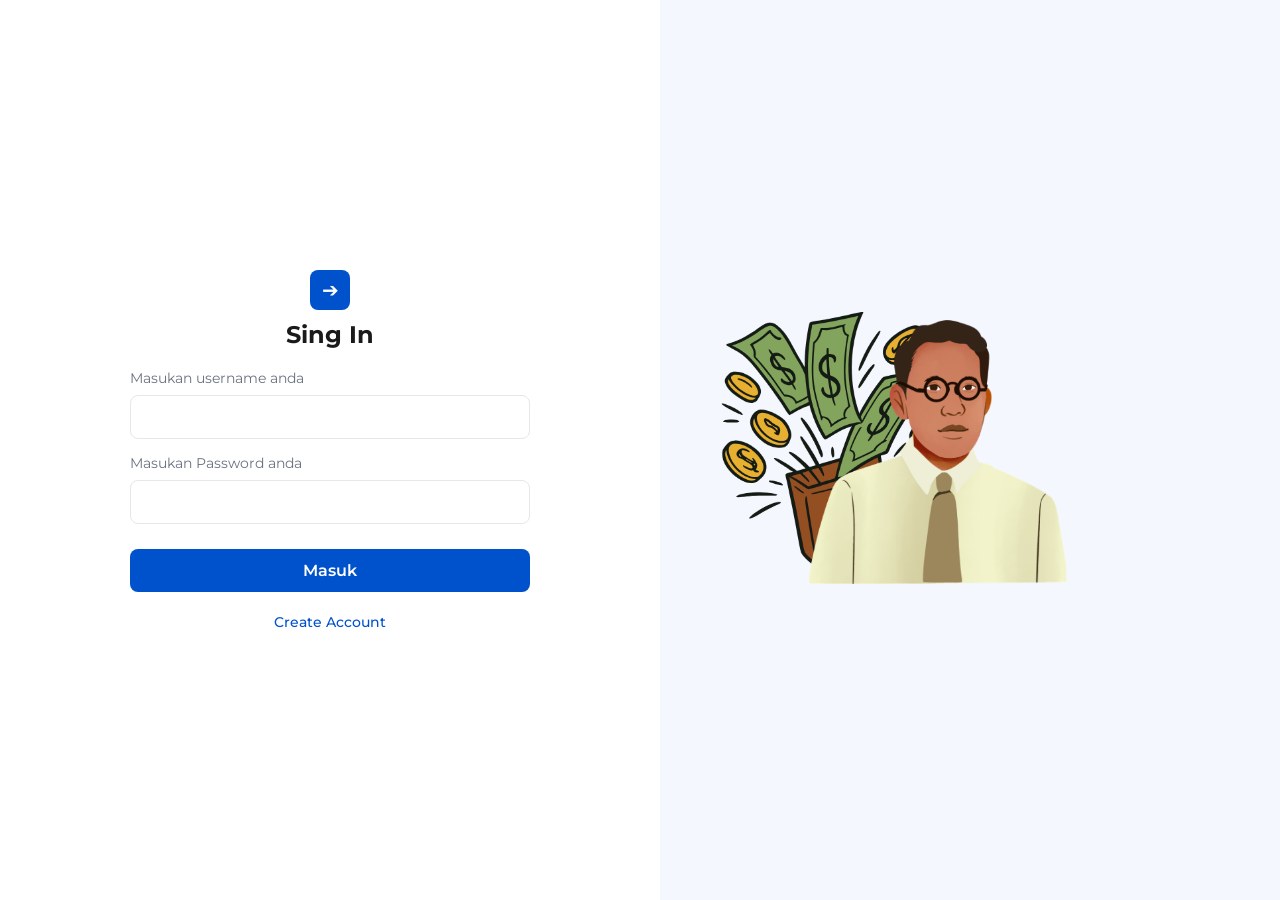
<file: index.html>
<!doctype html>
<html lang="en">
  <head>
    <meta charset="UTF-8" />
    <meta name="viewport" content="width=device-width, initial-scale=1.0" />
    <title>Home - Money Record</title>
    <link rel="icon" href="data:," />
    <link rel="stylesheet" href="css/reset.css" />
    <link rel="stylesheet" href="css/colors.css" />
    <link rel="stylesheet" href="css/index.css" />
  </head>
  <body>
    <main>
      <!-- auth -->
      <section class="container-auth">
        <!-- conatiner gambar -->
        <section class="container-gambar">
          <div>
            <img src="asset/img/loginpage.png" alt="" />
          </div>
        </section>
        <div class="container-form">
          <!-- sing in -->
          <section class="form">
            <h2>Sing In</h2>
            <form id="signIn">
              <div class="nhikjsgu">
                <label class="usernameSingInLabel" for="usernameSignIn"
                  >Masukan username anda</label
                >
                <input id="usernameSignIn" type="text" />
              </div>
              <div class="nhikjsgu">
                <label class="passwordSignInLabel" for="passwordSignIn"
                  >Masukan Password anda</label
                >
                <input id="passwordSignIn" type="password" />
              </div>
              <div class="container-btn">
                <button id="signInBtn">Masuk</button>
              </div>
              <div class="sjajisk">
                <button>Create Account</button>
              </div>
            </form>
          </section>
          <!-- sing in -->
          <section style="display: none">
            <form id="signUp">
              <div>
                <label for="usernameSignUp">Masukan username anda</label>
                <input id="usernameSignUp" type="text" />
              </div>
              <div>
                <label for="passwordSignUp">Buat Password anda</label>
                <input id="passwordSignUp" type="password" />
              </div>
              <div>
                <button id="signUpBtn">Buat Akun</button>
              </div>
            </form>
          </section>
        </div>
      </section>
    </main>
    <script type="module" src="auth/signIn.js"></script>
    <script type="module" src="auth/signUp.js"></script>
    <script type="module" src="server/createUser.js"></script>
    <script type="module" src="javascript/index.js"></script>
  </body>
</html>
</file>
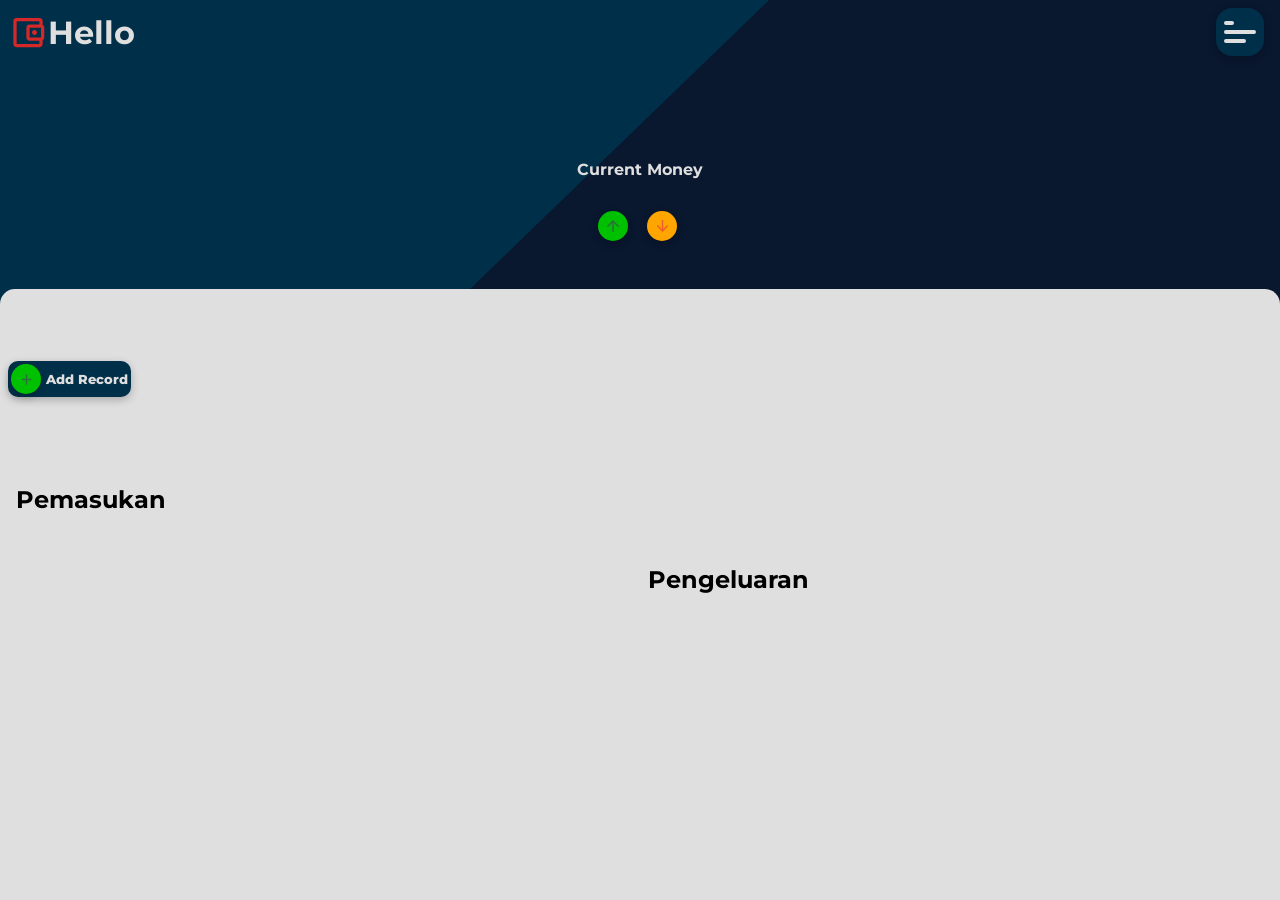
<file: dashboard.html>
<!doctype html>
<html lang="en">
  <head>
    <meta charset="UTF-8" />
    <meta name="viewport" content="width=device-width, initial-scale=1.0" />
    <title>Dashboard</title>
    <link rel="stylesheet" href="css/reset.css" />
    <link rel="stylesheet" href="css/dashboard.css" />
    <link rel="stylesheet" href="css/form-input.css" />
    <link rel="stylesheet" href="css/colors.css" />
    <link rel="stylesheet" href="css/data-money.css" />
    <link rel="stylesheet" href="css/form-edit.css" />
    <link rel="stylesheet" href="css/sidebar.css" />
    <link rel="stylesheet" href="css/hamburger.css" />
    <link rel="icon" href="data:," />
  </head>
  <body>
    <!--  -->

    <section class="sidebar">
      <div class="container-btn-logout">
        <button class="btn-logout">
          <span><img src="asset/icon/logout.svg" alt="logout" /></span>
          <span>Logout</span>
        </button>
      </div>
    </section>

    <!--  -->

    <main>
      <header class="header-user">
        <div>
          <div><img src="asset/icon/account.svg" alt="icon" /></div>
          <h1>Hello <span id="nameOwner"></span></h1>
        </div>
        <nav>
          <button class="btn-hamburger">
            <div class="hamburger-logo">
              <span></span>
              <span></span>
              <span></span>
            </div>
            <div class="close">
              <span></span>
              <span></span>
            </div>
          </button>
        </nav>
      </header>
      <section class="container-display-money">
        <div class="current-money">
          <h4>
            <span>Current Money</span>
            <span id="totalBalance"></span>
          </h4>
        </div>

        <div class="con-in-out-money">
          <div>
            <span class="icon green"
              ><img src="asset/icon/arrow-up.svg" alt="arrow-up"
            /></span>
            <span id="allIncomeMoney"></span>
          </div>
          <div>
            <span class="icon orange"
              ><img src="asset/icon/arrow-down.svg" alt="arrow-down"
            /></span>
            <span id="allExpenditureMoney"></span>
          </div>
        </div>
        <section><span class="blok"></span></section>
      </section>

      <section class="container-action">
        <!-- background -->
        <span class="jaieja">
          <span></span>
          <span></span>
        </span>

        <!-- konten -->
        <div class="container-konten">
          <span class="border-top"></span>

          <section class="btn-add-record">
            <button id="show-form">
              <span class="icon green"
                ><img src="asset/icon/add.svg" alt="icon-plus" /></span
              ><span>Add Record</span>
            </button>
          </section>

          <section class="container-form-input" style="display: none">
            <section class="btn-close-record">
              <button id="close-form">
                <span class="icon orange"
                  ><img src="asset/icon/close.svg" alt="icon-plus" /></span
                ><span>Close</span>
              </button>
            </section>
            <form id="formMoneyRecord" class="formMoneyRecord">
              <div>
                <label for="inputNominal">Masukan nominal</label>
                <input id="inputNominal" type="number" />
              </div>
              <div>
                <div class="container-input-radio">
                  <div class="akhiw">
                    <input
                      class="input-radio"
                      type="radio"
                      id="income"
                      name="type-money"
                      value="income"
                      checked
                    />
                    <label for="income">Income</label>
                  </div>

                  <div class="akhiw">
                    <input
                      class="input-radio"
                      type="radio"
                      id="expenditure"
                      name="type-money"
                      value="expenditure"
                    />
                    <label for="expenditure">expenditure</label>
                  </div>
                </div>
              </div>
              <div>
                <label for="descMoney">Masukan keterangan</label>
                <input id="descMoney" type="text" />
              </div>
              <div>
                <button id="submitMoneyRecord">
                  <span>Submit</span>
                  <span class="icon">
                    <img src="asset/icon/arrow-right.svg" alt="arrow-right" />
                  </span>
                </button>
              </div>
            </form>
          </section>

          <section class="container-lists">
            <div class="con-income">
              <h2 class="labelIncome">Pemasukan</h2>
              <ul id="list-desc-money" class="containerList"></ul>
            </div>
            <div class="con-expenditure">
              <h2 class="expendLabel">Pengeluaran</h2>
              <ul
                id="list-desc-money-expenditure"
                class="containerListExpenditure"
              ></ul>
            </div>
          </section>
        </div>
      </section>

      <!-- container form edit -->
      <section style="display: none" class="containerFormEdit">
        <div>
          <button class="editClose">
            <div class="orange">
              <img src="asset/icon/close.svg" alt="close-icon" />
            </div>
            <span>Close</span>
          </button>
        </div>
        <form name="formEdit">
          <div>
            <label for="newNominal">Masukan nominal</label>
            <input id="newNominal" class="newNominal" type="number" min="0" />
          </div>
          <div class="container-input-radio">
            <div class="akhiw">
              <input
                class="input-radio"
                type="radio"
                id="incomeEdit"
                name="edit-type"
                value="income"
                checked
              />
              <label for="incomeEdit">Income</label>
            </div>

            <div class="akhiw">
              <input
                class="input-radio"
                type="radio"
                id="expenditureEdit"
                name="edit-type"
                value="expenditure"
              />
              <label for="expenditureEdit">expenditure</label>
            </div>
          </div>
          <div>
            <label for="newDesc">Masukan Keterangan</label>
            <input id="newDesc" class="newDesc" type="text" />
          </div>
          <div>
            <button class="btnEdit">
              <div class="green"><img src="asset/icon/save.svg" alt="" /></div>
              <span>SAVE</span>
            </button>
          </div>
        </form>
      </section>
    </main>
    <!--  -->
    <script type="module" src="javascript/logout.js"></script>
    <script type="module" src="server/edit.js"></script>
    <script type="module" src="javascript/dashboard.js"></script>
    <script type="module" src="server/server.js"></script>
    <script type="module" src="javascript/hamburger.js"></script>
    <script type="moduel" src="bluePrint/class.js"></script>
  </body>
</html>
</file>
<file: css/colors.css>
:root {
  --black: #211e1e;
  --white: rgb(223, 223, 223);
  --primary: #003049;
  --secondary: rgb(9, 23, 47);
  --accent-one: #ce2626;
  --accent-two: #27c18e;
}
</file>
<file: css/index.css>
:root {
  --primary-blue: #0052cc;
  --bg-light: #f4f7fe;
  --text-gray: #6b7280;
  --border-color: #e5e7eb;
}

body {
  font-family: "Segoe UI", Tahoma, Geneva, Verdana, sans-serif;
  margin: 0;
  display: flex;
  align-items: center;
  justify-content: center;
  min-height: 100vh;
}

main {
  width: 100%;
  height: 100vh;
}

.container-auth {
  display: flex;
  flex-direction: row-reverse;
  height: 100%;
}

.container-gambar {
  flex: 1;
  background-color: var(--bg-light);
  display: flex;
  align-items: center;
  justify-content: center;
  padding: 20px;
}

.container-gambar img {
  max-width: 80%;
  height: auto;
}

.container-form {
  flex: 1;
  display: flex;
  flex-direction: column;
  justify-content: center;
  align-items: center;
  padding: 40px;
}

/* Form Styles */
.form,
.signUp-section {
  width: 100%;
  max-width: 400px;
}

.form h2,
.signUp-section h2 {
  font-size: 24px;
  font-weight: 700;
  color: #1a1a1a;
  margin-bottom: 20px;
  text-align: center;
}

/* Icon box placeholder */
.form::before,
.signUp-section::before {
  content: "➔";
  display: block;
  width: 40px;
  height: 40px;
  background-color: var(--primary-blue);
  color: white;
  border-radius: 8px;
  text-align: center;
  line-height: 40px;
  margin: 0 auto 10px auto;
  font-size: 20px;
}

/* Label & Input styling for both forms */
.nhikjsgu,
.signUp-field {
  margin-bottom: 15px;
}

.nhikjsgu label,
.signUp-field label {
  display: block;
  font-size: 14px;
  color: var(--text-gray);
  margin-bottom: 8px;
}

.nhikjsgu input,
.signUp-field input {
  width: 100%;
  padding: 12px 16px;
  border: 1px solid var(--border-color);
  border-radius: 8px;
  box-sizing: border-box;
  font-size: 14px;
  transition: border-color 0.3s;
}

.nhikjsgu input:focus,
.signUp-field input:focus {
  outline: none;
  border-color: var(--primary-blue);
}

/* Buttons */
.container-btn button,
#signUpBtn {
  width: 100%;
  padding: 12px;
  background-color: var(--primary-blue);
  color: white;
  border: none;
  border-radius: 8px;
  font-size: 16px;
  font-weight: 600;
  cursor: pointer;
  margin-top: 10px;
}

.sjajisk,
.back-to-login {
  margin-top: 20px;
  text-align: center;
}

.sjajisk button,
.back-to-login button {
  background: none;
  border: none;
  color: var(--primary-blue);
  font-weight: 500;
  cursor: pointer;
  font-size: 14px;
}

.sjajisk button:hover,
.back-to-login button:hover {
  text-decoration: underline;
}

@media (max-width: 768px) {
  .container-gambar {
    display: none;
  }
}
</file>
<file: css/dashboard.css>
body {
  background-color: var(--white);
}

.header-user {
  position: absolute;
  padding: 0.5rem 1rem 0.5rem 0.5rem;
  z-index: 3;
  color: var(--white);
  display: flex;
  align-items: center;
  width: 100%;
  justify-content: space-between;
  /* background-color: red; */
}

.header-user div {
  display: flex;
}

.header-user div div {
  /* background-color: aqua; */
  aspect-ratio: 1.1;
  width: 40px;
}
.header-user div img {
  width: 100%;
}

nav button {
  position: relative;
  display: flex;
  background-color: var(--primary);
  height: 3rem;
  aspect-ratio: 1/1;
  border-radius: 1rem;
  box-shadow: rgba(0, 0, 0, 0.24) 0px 3px 8px;
  cursor: pointer;
  overflow: hidden;
}

nav button div {
  position: absolute;
  inset: 0;
  height: 100%;
  width: 100%;
  /* background-color: aqua; */
  transition: all 0.3s ease-in-out;
}

.container-display-money {
  /* background-color: aqua; */
  position: relative;
  display: flex;
  flex-direction: column;
  justify-content: center;
  align-items: center;
  padding: 10rem 0 5rem 0;
  gap: 1.5rem;
  background-color: var(--primary);
  color: var(--white);
}

.container-display-money div {
  position: relative;
  z-index: 3;
}

.current-money h4 {
  /* background-color: yellow; */
  display: flex;
  flex-direction: column;
  align-items: center;
}

.current-money h4 span:nth-child(2) {
  font-size: 1.5em;
}

.con-in-out-money {
  width: 100%;
  display: flex;
  padding: 0 1rem;
  gap: 0.5rem;
  justify-content: center;
  /* padding: 0.5rem; */
}

.con-in-out-money div {
  padding: 0.5rem 0.2rem;
  border-radius: 2px;
  display: flex;
  align-items: center;
  gap: 0.3rem;
}

.icon {
  display: inline-flex;
  /* background-color: brown; */
  height: 30px;
  border-radius: 50%;
  padding: 0.4rem;
  aspect-ratio: 1/1;
  box-shadow: rgba(0, 0, 0, 0.24) 0px 3px 8px;
}
.green {
  background-color: rgb(0, 193, 0);
}

.orange {
  background-color: orange;
}

.container-display-money section {
  position: absolute;
  height: 100%;
  width: 100%;
  /* background-color: aqua; */
  overflow: hidden;
  inset: 0;
}
.blok {
  position: absolute;
  display: inline-flex;
  width: 200%;
  aspect-ratio: 16/9;
  background-color: var(--secondary);
  rotate: -44deg;
  left: 5%;
  bottom: 50%;
  /* top: 50%; */
  transform: translateX(-50%) translateY(50%);
}

/*  */
/*  */
/*  */
/*  */
/*  */
/*  */
/*  */
/*  */
/*  */
/*  */
/*  */
/*  */

.container-action {
  position: relative;
  width: 100%;
  /* height: 120svh; */
  /* background-color: red; */
}

.container-action .jaieja {
  position: absolute;
  display: inline-flex;
  width: 100%;
  height: 100%;
  /* background-color: aqua; */
}

.container-action .jaieja span {
  width: 50%;
  height: 100%;
}
.container-action .jaieja span:nth-child(1) {
  background-color: var(--primary);
}
.container-action .jaieja span:nth-child(2) {
  background-color: var(--secondary);
}

.container-konten {
  position: relative;
  z-index: 3;
  padding: 2rem 0.5rem 4rem 0.5rem;
  width: 100%;
  max-width: 80rem;
  margin: auto;
  background-color: var(--white);
  /* border-radius: 20px; */
  /* background-color: aqua; */
  box-shadow: none;
}

.btn-add-record,
.btn-close-record {
  position: relative;
  z-index: 4;
  display: flex;
  align-items: center;
  /* background-color: aqua; */
}
.btn-add-record button,
.btn-close-record button {
  display: flex;
  justify-content: center;
  align-items: center;
  gap: 0.3rem;
  /* width: max-content; */
  background-color: var(--primary);
  padding: 0.2rem;
  border-radius: 10px;
  box-shadow: rgba(0, 0, 0, 0.24) 0px 3px 8px;
  color: var(--white);
  /* font-size: 900 !important; */
  cursor: pointer;
}

.btn-add-record button span,
.btn-close-record button span {
  font-weight: 800;
}

.border-top {
  position: absolute;
  z-index: 1;
  display: inline-flex;
  width: 100%;
  height: 5rem;
  background-color: var(--white);
  /* opacity: 0.3; */
  inset: 0;
  transform: translateY(-50%);
  border-radius: 15px;
  /* background-color: red; */
}

.container-form-input {
  position: relative;
  z-index: 3;
}

/*  */
/*  */
/*  */
/*  */
/*  */
/*  */
</file>
<file: css/form-input.css>
.container-form-input {
  display: flex;
  flex-direction: column;
  gap: 2rem;
  background-color: var(--secondary);
  max-width: 50rem;
  margin: auto;
  padding: 0.5rem;
  border-radius: 20px;
  border: 2px solid rgba(97, 97, 97, 0.406);
}

.formMoneyRecord {
  display: flex;
  flex-direction: column;
  gap: 1.3rem;
  /* background-color: aqua; */
}

.formMoneyRecord div {
  display: flex;
  flex-direction: column;
  /* background-color: aqua; */
}

label {
  font-weight: 700;
  color: var(--black);
  color: var(--white);
}

.formMoneyRecord div input {
  height: 2rem;
  background-color: var(--primary);
  color: var(--white);
  font-weight: 600;
  padding: 1.3rem 0.5rem;
  border-radius: 10px;
  box-shadow: rgba(0, 0, 0, 0.24) 0px 3px 8px;
  border: 2px solid rgba(255, 255, 255, 0.183);
}
.formMoneyRecord div select {
  height: 2rem;
  background-color: var(--primary);
  color: var(--white);
  font-weight: 600;
  font-weight: 600;
  padding: 1.3rem 0.5rem;
  border-radius: 10px;
  box-shadow: rgba(0, 0, 0, 0.24) 0px 3px 8px;
}
.formMoneyRecord div button {
  height: 2rem;
  padding: 0 0.5rem;
  /* background-color: black; */
}

.container-input-radio {
  width: 100%;
  display: flex;
  /* flex-direction: row; */
  /* background-color: red; */
}
.container-input-radio div {
  width: 100%;
  display: flex;
}

.akhiw {
  display: flex;
  /* background-color: aqua; */
  flex-direction: row !important;
  align-items: center;
  gap: 0.4rem;
  /* color: var(--white); */
}

.input-radio {
  /* background-color: aqua !important; */
  width: 20px;
  background-color: transparent;
  box-shadow: none !important;
  /* color: var(--white); */
}

#close-form {
  border: 2px solid rgba(255, 255, 255, 0.183);
}

#submitMoneyRecord {
  display: flex;
  background-color: var(--secondary);
  border-radius: 10rem;
  box-shadow: rgba(0, 0, 0, 0.612) 0px 3px 8px;
  color: var(--white);
  padding: 0.5rem 0;
  font-weight: 800;
  height: max-content;
  align-items: center;
  justify-content: center;
  gap: 0.5rem;
  cursor: pointer;
  border: 2px solid rgba(255, 255, 255, 0.183);
}
</file>
<file: css/data-money.css>
.container-lists {
  width: 100%;
  display: flex;
  flex-direction: column;
  margin: 5rem 0 0 0;
  /* background-color: aqua; */
}

@media (min-width: 640px) {
  .container-lists {
    flex-direction: row !important;
    justify-content: start;
    align-items: start;
    /* background-color: aqua; */
  }
  .container-lists div {
    /* background-color: rebeccapurple; */
    width: 50%;
    padding: 0.5rem;
  }
}

.container-lists div:nth-child(2) {
  margin: 5rem 0 0 0;
}

ul {
  display: flex;
  flex-direction: column;
  gap: 0.4rem;
}

/* .containerListExpenditure {
  margin: 5rem 0 0 0;
} */

.containerList li,
.containerListExpenditure li {
  width: 100%;
  background-color: var(--primary);
  padding: 0.5rem;
  border-radius: 5px;
  box-shadow: rgba(0, 0, 0, 0.1) 0px 4px 12px;
  border: 2px solid rgba(255, 255, 255, 0.183);
  color: var(--white);
  font-weight: 600;
}

.containerListExpenditure {
  margin: 0 !important;
}
</file>
<file: css/form-edit.css>
.containerFormEdit {
  position: fixed;
  height: 100svh;
  width: 100%;
  background-color: rgba(0, 0, 0, 0.478);
  backdrop-filter: blur(15px);
  inset: 0;
  z-index: 5;
}

.containerFormEdit form {
  display: flex;
  flex-direction: column;
  width: 90%;
  max-width: 30rem !important;
  /* background-color: aqua; */
  margin: auto;
  margin-top: 5rem;
  gap: 1rem;
}

.containerFormEdit form div {
  display: flex;
  flex-direction: column;
  gap: 0.3rem;
}

.newNominal,
.newDesc {
  width: 100%;
  height: 3rem;
  border-radius: 10px;
  background-color: var(--secondary);
  padding: 0 0.5rem;
  color: var(--white);
  box-shadow: rgba(0, 0, 0, 0.24) 0px 3px 8px;
  border: 2px solid rgba(97, 97, 97, 0.406);
}

.newNominal:focus,
.newDesc:focus {
  background-color: var(--secondary);
}

.editClose {
  position: absolute;
  right: 0;
  top: 0;

  margin: 2rem 2rem 0 0;
}

.btnEdit,
.editClose {
  display: flex;
  gap: 0.5rem;
  align-items: center;
  background-color: var(--secondary);
  padding: 0.3rem;
  border-radius: 10px;
  box-shadow: rgba(0, 0, 0, 0.24) 0px 3px 8px;
  width: max-content;
  border: 2px solid rgba(97, 97, 97, 0.406);
}

.btnEdit div,
.editClose div {
  height: 1.5rem;
  aspect-ratio: 1/1;
  border-radius: 50%;
  padding: 0.2rem;
}

.btnEdit div img,
.editClose div img {
  width: 100%;
  object-fit: cover;
}
.btnEdit span,
.editClose span {
  font-weight: 700;
  color: var(--white);
}
</file>
<file: css/sidebar.css>
.sidebar {
  position: fixed;
  z-index: 50;
  inset: 0;
  height: 100svh;
  width: 80%;
  background-color: var(--secondary);
  border-right: 2px solid var(--primary);
  box-shadow: rgb(0, 0, 0) 2px 3px 5px;
  transform: translateX(-110%);
  transition: all 0.3s ease-in-out;
}

@media (min-width: 640px) {
  .sidebar {
    width: 70% !important ;
    /* background-color: red; */
  }
}
@media (min-width: 1024px) {
  .sidebar {
    width: 50% !important ;
    /* background-color: red; */
  }
}

.container-btn-logout {
  display: flex;
  justify-content: center;
  align-items: center;
  padding: 0.5rem 0 3rem 0;
  position: absolute;
  width: 100%;
  bottom: 0;
}

.container-btn-logout button {
  display: flex;
  align-items: center;
  justify-content: center;
  gap: 0.5rem;
  width: 90%;
  background-color: var(--accent-one);
  padding: 0.5rem;
  border-radius: 20px;
  box-shadow: rgba(0, 0, 0, 0.24) 0px 3px 8px;
  /* outline: 2px solid red; */
  cursor: pointer;
}

.container-btn-logout button span:nth-child(1) {
  display: inline-flex;
  height: 1.5rem;
  aspect-ratio: 1/1;
  /* background-color: green; */
  outline: 2px solid var(--white);
  border-radius: 50%;
  padding: 0.2rem;
}

.container-btn-logout button span:nth-child(2) {
  font-weight: 800;
  color: var(--white);
}
</file>
<file: css/hamburger.css>
.hamburger-gone {
  transform: translateX(-100%) scale(0.5) !important;
}
.close-arrive {
  transform: translateX(0) scale(1) !important;
}

.hamburger-logo {
  transform: scale(1);
}

.hamburger-logo,
.close {
  display: flex;
  flex-direction: column;
  justify-content: center;
  /* align-items: center; */
  gap: 0.3rem;
  padding: 0 0.5rem;
  /* transform: translateX(100%); */
}

.hamburger-logo span,
.close span {
  height: 4px;
  background-color: var(--white);
  border-radius: 10px;
}

.hamburger-logo span:nth-child(1) {
  width: 30%;
}
.hamburger-logo span:nth-child(2) {
  width: 100%;
}
.hamburger-logo span:nth-child(3) {
  width: 70%;
}

.close {
  position: relative;
  justify-content: center;
  align-items: center;
  transform: translateX(100%) scale(0.5);
}

.close span {
  position: absolute;
}

.close span:nth-child(1) {
  width: 55%;
  rotate: 45deg;
}
.close span:nth-child(2) {
  width: 60%;
  rotate: -45deg;
}
</file>
